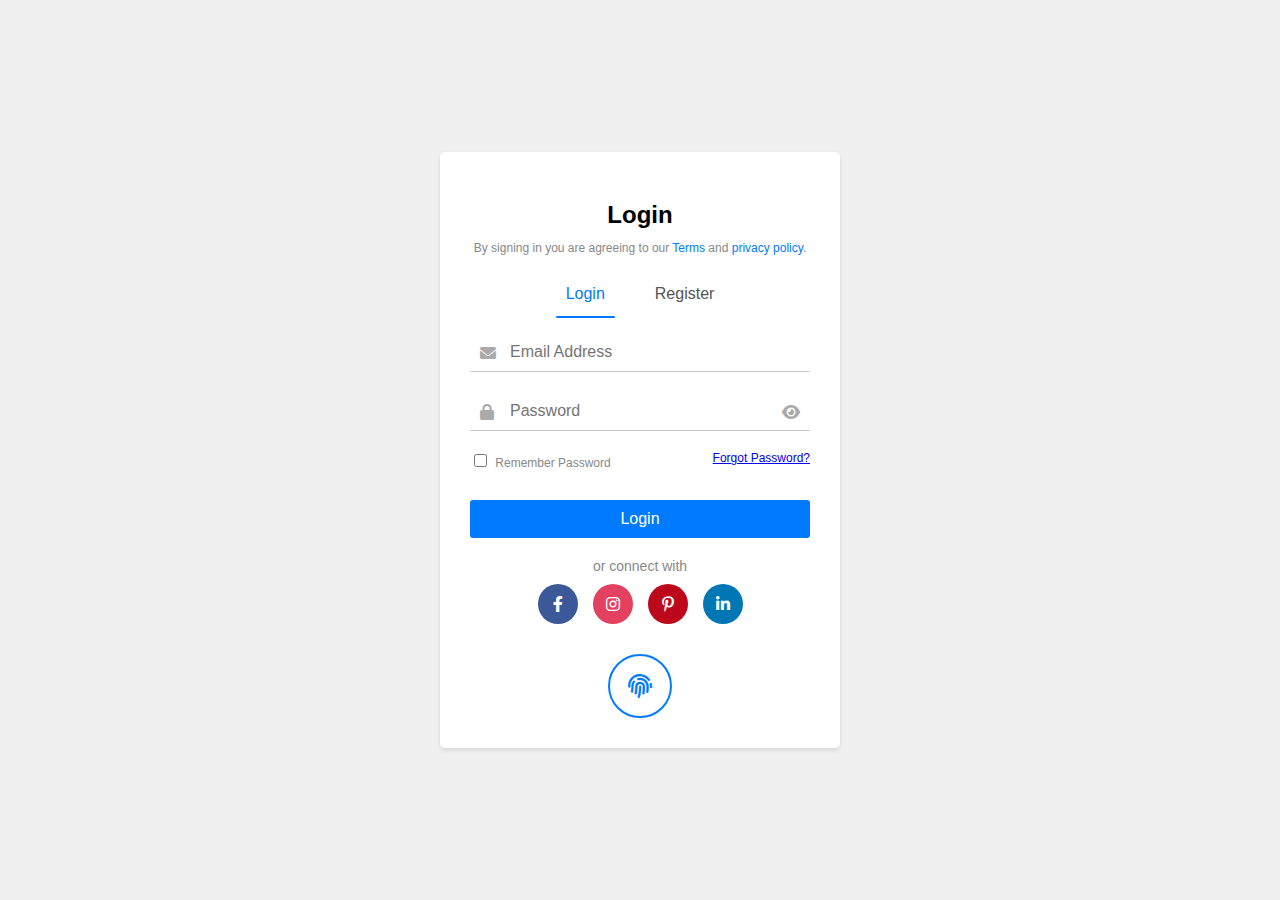
<file: index.html>
<!DOCTYPE html>
<html lang="en">
<head>
    <meta name="viewport" content="width=device-width, initial-scale=1.0">
    <link rel="stylesheet" href="loginstyle.css">
    <link rel="stylesheet" href="https://cdnjs.cloudflare.com/ajax/libs/font-awesome/6.0.0-beta3/css/all.min.css">
    <title>Responsive Login/Register Page</title>
</head>
<body onload="initializePage()">
    <div class="container">
        <h2 id="formHeading">Login</h2>
        <p class="terms-text">By signing in you are agreeing to our <a href="#">Terms</a> and <a href="#">privacy policy</a>.</p>

        <div class="toggle-buttons">
            <a id="loginToggle" class="active" href="#" onclick="showLogin(event)">Login</a>
            <a id="registerToggle" href="#" onclick="showRegister(event)">Register</a>
        </div>

        <div id="loginForm">
            <form id="loginForm" onsubmit="return handleLogin(event)">
                <div class="input-group">
                    <i class="fas fa-envelope input-group-icon"></i>
                    <input type="text" id="emailId" name="emailId" placeholder="Email Address" required>
                </div>
                <div class="input-group">
                    <i class="fas fa-lock input-group-icon"></i>
                    <input type="password" id="password" name="password" placeholder="Password" required>
                    <i class="fas fa-eye toggle-password" onclick="togglePasswordVisibility('password')"></i>
                </div>
                
                <div class="remember-forgot">
                    <label><input type="checkbox"> Remember Password</label>
                    <a href="#">Forgot Password?</a>
                </div>
                
                <button type="submit" class="submit-btn">Login</button>
            </form>

            <div class="social-connect">
                <p>or connect with</p>
                <div class="social-icons">
                    <a href="#" class="facebook"><i class="fab fa-facebook-f"></i></a>
                    <a href="#" class="instagram"><i class="fab fa-instagram"></i></a>
                    <a href="#" class="pinterest"><i class="fab fa-pinterest-p"></i></a>
                    <a href="#" class="linkedin"><i class="fab fa-linkedin-in"></i></a>
                </div>
            </div>
        </div>

        <div id="registerForm" style="display: none;">
            <form onsubmit="return handleRegister(event)">
                <div class="input-group">
                    <i class="fas fa-user input-group-icon"></i>
                    <input type="text" id="fullName" name="fullName" placeholder="Full Name" required>
                </div>
                <div class="input-group">
                    <i class="fas fa-envelope input-group-icon"></i>
                    <input type="text" id="registerEmail" name="registerEmail" placeholder="Email Address" required>
                </div>
                <div class="input-group">
                    <i class="fas fa-lock input-group-icon"></i>
                    <input type="password" id="registerPassword" name="registerPassword" placeholder="Password" required>
                    <i class="fas fa-eye toggle-password" onclick="togglePasswordVisibility('registerPassword')"></i>
                </div>
                
                <button type="submit" class="submit-btn">Register</button>
            </form>
        </div>

        <div class="fingerprint-login">
            <div class="fingerprint-box" onclick="handleFingerprintClick()">
                <i class="fas fa-fingerprint"></i>
            </div>
        </div>
    </div>

    <script>
        // Dummy credentials
        const dummyUser = {
            email: 'anushkajain@example.com',
            password: 'anushkajainInGoogle'
        };

        function initializePage() {
            showLogin(); // Show login by default
        }

        function showLogin(event) {
            if (event) event.preventDefault();
            document.getElementById('loginForm').style.display = 'block';
            document.getElementById('registerForm').style.display = 'none';
            document.getElementById('loginToggle').classList.add('active');
            document.getElementById('registerToggle').classList.remove('active');
            document.getElementById('formHeading').textContent = 'Login';
        }

        function showRegister(event) {
            if (event) event.preventDefault();
            document.getElementById('loginForm').style.display = 'none';
            document.getElementById('registerForm').style.display = 'block';
            document.getElementById('registerToggle').classList.add('active');
            document.getElementById('loginToggle').classList.remove('active');
            document.getElementById('formHeading').textContent = 'Register';
        }

        function togglePasswordVisibility(id) {
            const passwordField = document.getElementById(id);
            const type = passwordField.type === 'password' ? 'text' : 'password';
            passwordField.type = type;
        }

        function handleLogin(event) {
            event.preventDefault(); // Prevent form submission

            const email = document.getElementById('emailId').value;
            const password = document.getElementById('password').value;

            if (email === dummyUser.email && password === dummyUser.password) {
                // Redirect to homepage
                // <a href="C:\Users\91730\OneDrive\Projects\Fruits.ai\Home\home.html" class="back-button"><i class="fas fa-arrow-left"></i>Back</a>
    
                window.location.href = 'Home/home.html'; 

                // Replace with your actual homepage URL
            } else {
                alert('Invalid credentials. Please try again.');
            }
            return false; // Prevent form submission
        }

        function handleRegister(event) {
            event.preventDefault(); // Prevent form submission
            alert('Registration functionality not implemented.');
            return false; // Prevent form submission
        }

        function handleFingerprintClick() {
            // Handle fingerprint login action here
            alert('Fingerprint login clicked!');
        }
    </script>
</body>
</html>
</file>
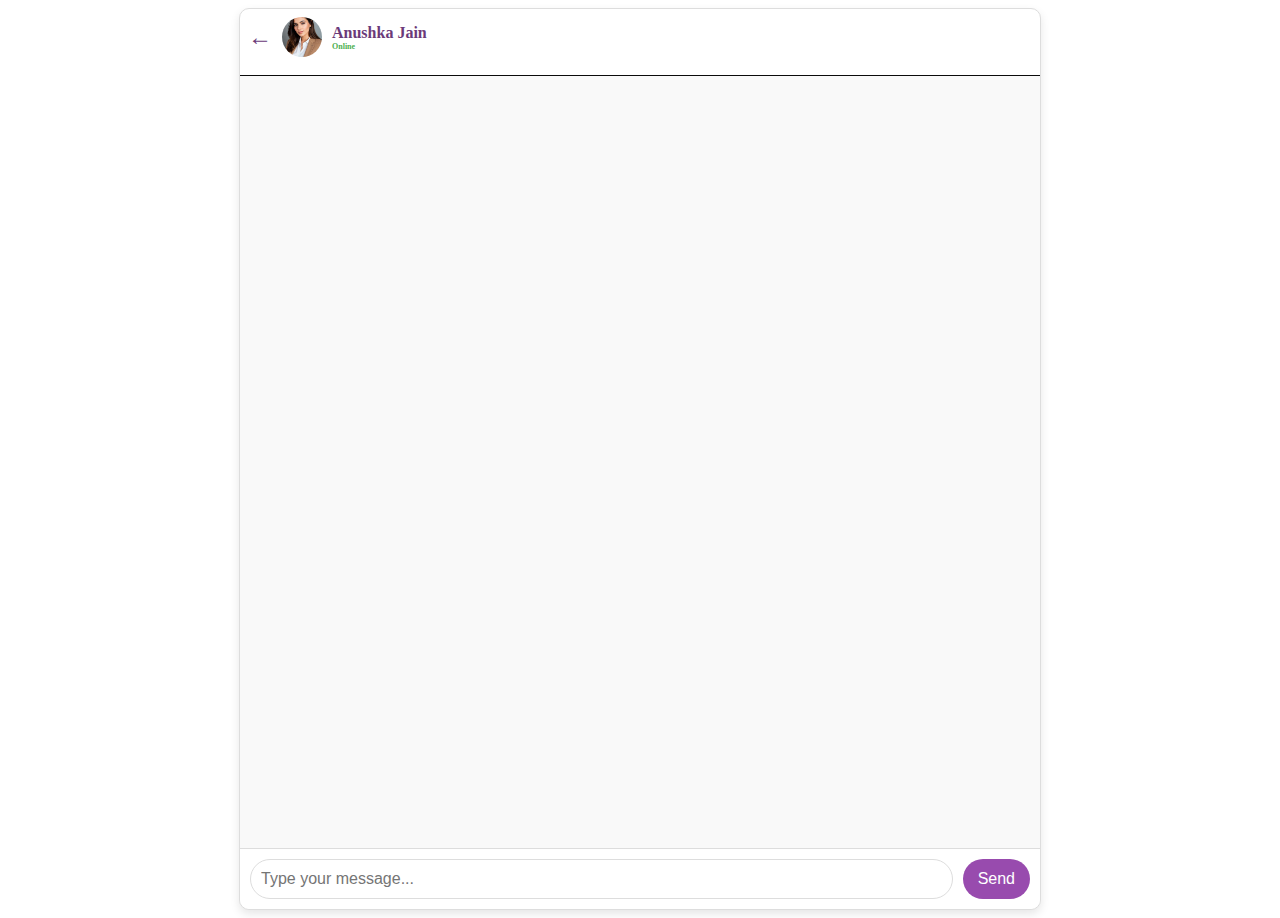
<file: chatbot/chatbot.html>
<!DOCTYPE html>
<html lang="en">
<head>
    <meta charset="UTF-8">
    <meta name="viewport" content="width=device-width, initial-scale=1.0">
    <title>Fruit.Ai Chatbot</title>
    <link rel="stylesheet" href="chatbot.css">
</head>
<body>
    <div class="chat-container">
        <div class="chat-header">
            <div class="header-profile">
                <a href="../Home/home.html" class="back-button">&#8592;</a>
                <img src="Images/profile.png" alt="John" class="profile-image">
                <div class="profile-info">
                    <h2>Anushka Jain</h2>
                    <p class="status online">Online</p>
                </div>
            </div>
        </div>
        <div class="chat-body" id="chatBody">
            <!-- Messages will be dynamically inserted here -->
        </div>
        <div class="chat-footer">
            <input type="text" id="userInput" placeholder="Type your message...">
            <button id="sendMessage">Send</button>
        </div>
    </div>
    <script src="chatbot.js"></script>
</body>
</html>
</file>
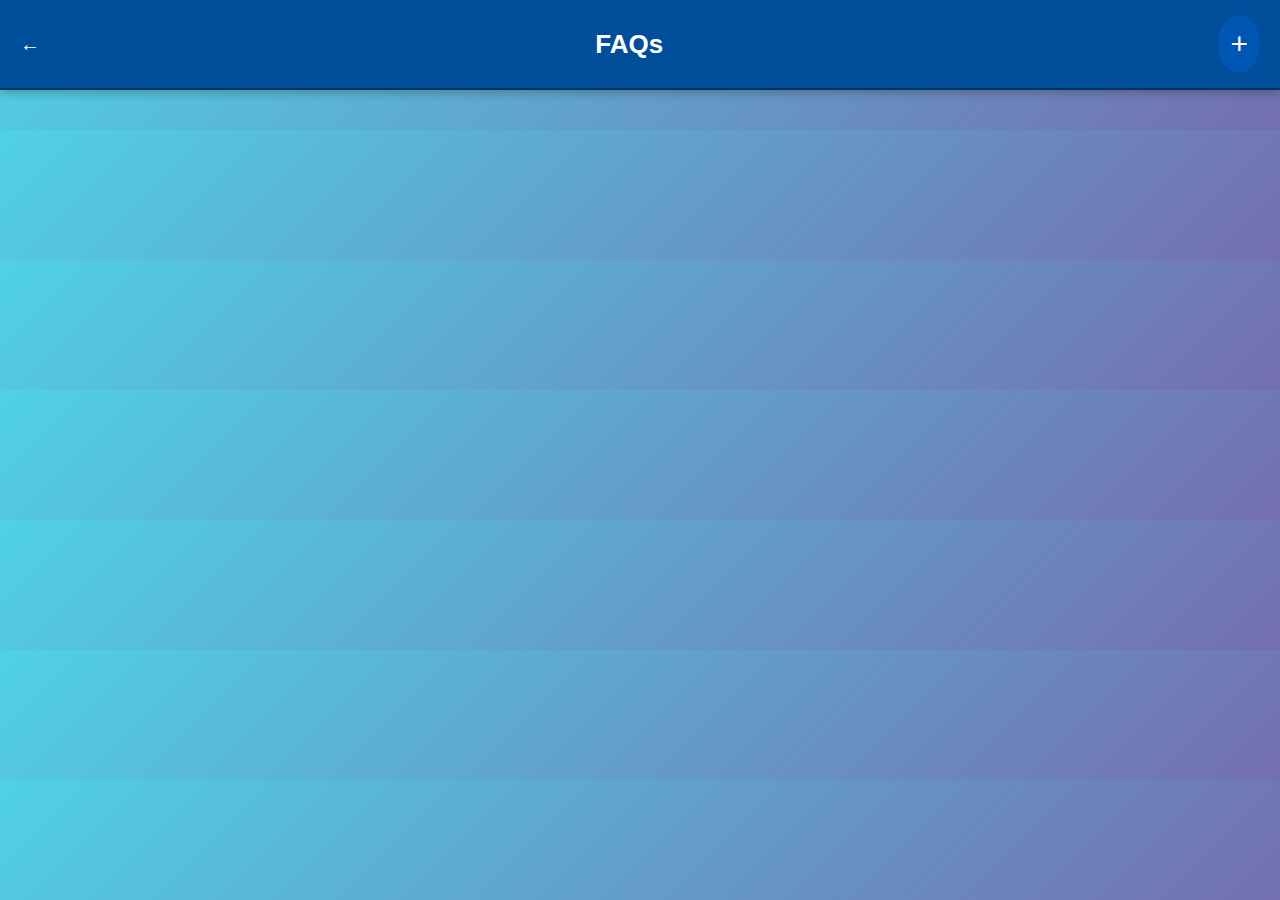
<file: client(faq)/faq.html>
<!DOCTYPE html>
<html lang="en">
<head>
    <meta charset="UTF-8">
    <meta name="viewport" content="width=device-width, initial-scale=1.0">
    <title>FAQs Page</title>
    <link rel="stylesheet" href="faq.css">
    <link rel="stylesheet" href="https://cdnjs.cloudflare.com/ajax/libs/font-awesome/6.0.0-beta3/css/all.min.css">

</head>
<body>
    <!-- Navigation Bar -->
    <nav>
        <a href="../Home/home.html" class="back-button" style="border: none;text-decoration: none;    font-weight: bolder;
    font-size: 20px;">&#8592;</a>
                
        <h1>FAQs</h1>
        <button id="addFaqBtn">+</button>
    </nav>

    <!-- FAQ List -->
    <div class="faq-list">
        <ul id="faqsContainer">
            <!-- FAQ items will be dynamically added here -->
        </ul>
    </div>

    <!-- Pop-up Form -->
    <div id="faqModal" class="modal">
        <div class="modal-content">
            <span class="close">&times;</span>
            <h2>Add a New FAQ</h2>
            <form id="faqForm">
                <label for="question">Question:</label>
                <input type="text" id="question" name="question" required>
                
                <label for="answer">Answer:</label>
                <textarea id="answer" name="answer" rows="4" required></textarea>
                
                <button type="submit">Add FAQ</button>
            </form>
        </div>
    </div>

    <script src="faq.js"></script>
</body>
</html>
</file>
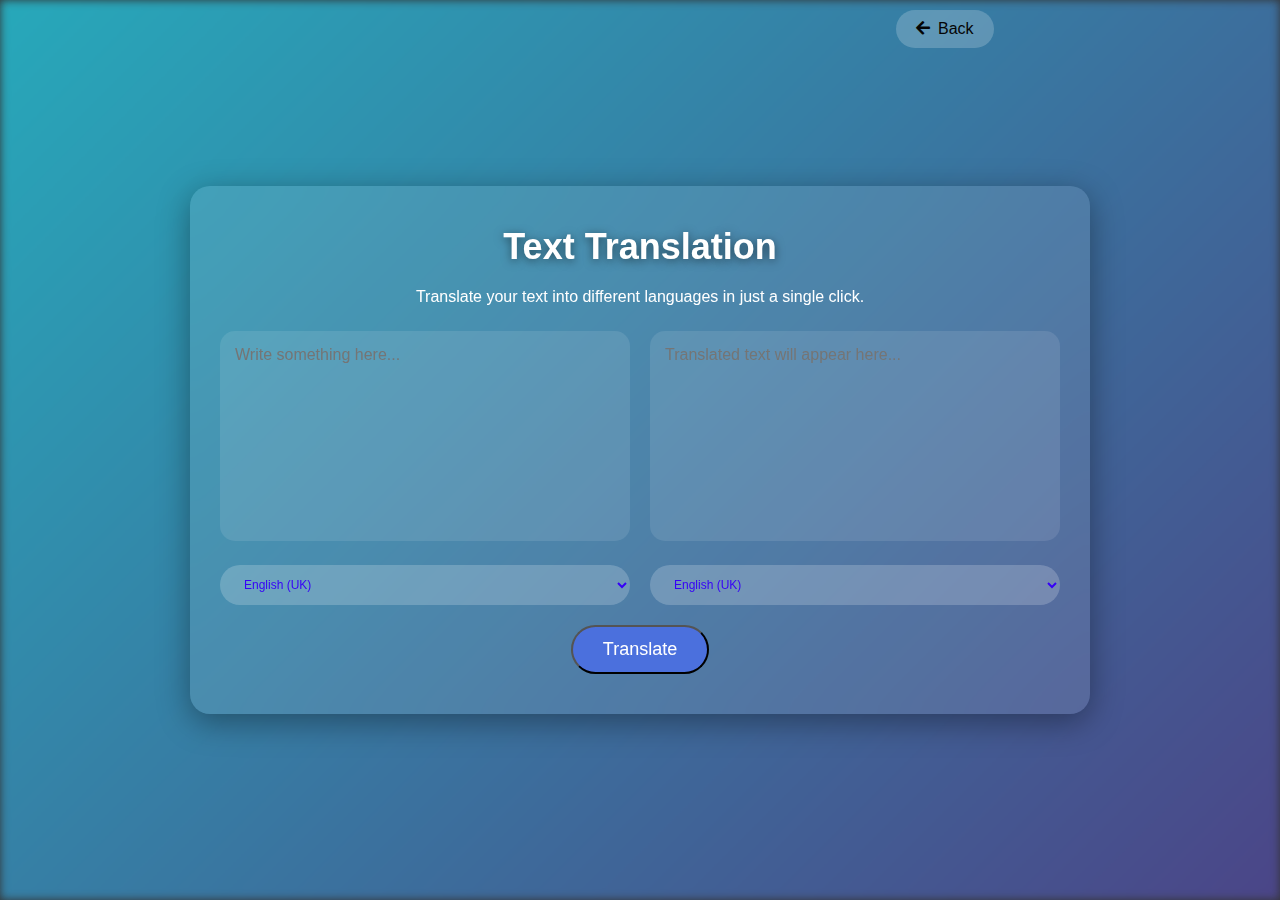
<file: Translate/text-speech.html>
<!DOCTYPE html>
<html lang="en">
<head>
    <meta charset="UTF-8">
    <meta name="viewport" content="width=device-width, initial-scale=1.0">
    <title>Text Extraction, Translation, and Speech Converter</title>
    <link href="text-speech.css" rel="stylesheet">
    <link rel="stylesheet" href="https://cdnjs.cloudflare.com/ajax/libs/font-awesome/5.15.4/css/all.min.css">
</head>
<body>
    <a href="../Home//home.html" class="back-button"><i class="fas fa-arrow-left"></i>Back</a>
          
    <div class="content">
        <h1>Text Translation</h1>
        <p>Translate your text into different languages in just a single click.</p>
        
        <div style="display: flex; gap: 20px;">
            <div>
                <textarea class="from-text" placeholder="Write something here..." cols="50" rows="10"></textarea>
                <div style="display: flex; gap: 20px; flex-direction: column;">
                    <select class="select"></select>
                </div>
            </div>
            
            <div>
                <textarea class="to-text" placeholder="Translated text will appear here..." cols="50" rows="10"></textarea>
                <div style="display: flex; gap: 20px; flex-direction: column;">
                    <select class="select"></select>
                </div>
            </div>
        </div>
        <button class="bn" style="text-decoration: none;">Translate</button>
    </div>
    <script src="countries.js"></script>
    <script src="text-speech.js"></script>
</body>
</html>
</file>
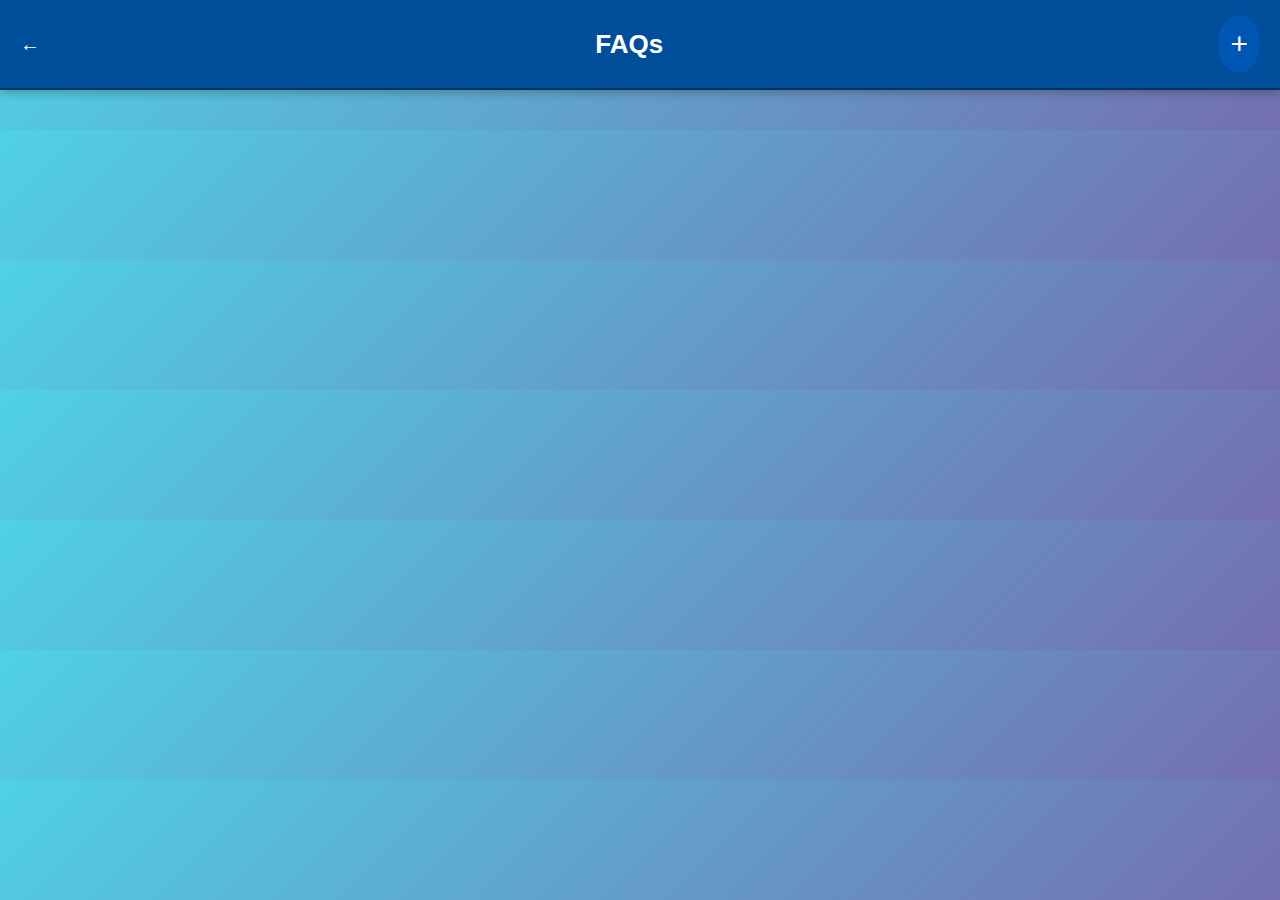
<file: faqs/client/faq.html>
<!DOCTYPE html>
<html lang="en">
<head>
    <meta charset="UTF-8">
    <meta name="viewport" content="width=device-width, initial-scale=1.0">
    <title>FAQs Page</title>
    <link rel="stylesheet" href="faq.css">
    <link rel="stylesheet" href="https://cdnjs.cloudflare.com/ajax/libs/font-awesome/6.0.0-beta3/css/all.min.css">

</head>
<body>
    <!-- Navigation Bar -->
    <nav>
        <a href="C:\Users\91730\OneDrive\Projects\Fruits.ai\Home\home.html" class="back-button" style="border: none;text-decoration: none;    font-weight: bolder;
    font-size: 20px;">&#8592;</a>
                
        <h1>FAQs</h1>
        <button id="addFaqBtn">+</button>
    </nav>

    <!-- FAQ List -->
    <div class="faq-list">
        <ul id="faqsContainer">
            <!-- FAQ items will be dynamically added here -->
        </ul>
    </div>

    <!-- Pop-up Form -->
    <div id="faqModal" class="modal">
        <div class="modal-content">
            <span class="close">&times;</span>
            <h2>Add a New FAQ</h2>
            <form id="faqForm">
                <label for="question">Question:</label>
                <input type="text" id="question" name="question" required>
                
                <label for="answer">Answer:</label>
                <textarea id="answer" name="answer" rows="4" required></textarea>
                
                <button type="submit">Add FAQ</button>
            </form>
        </div>
    </div>

    <script src="faq.js"></script>
</body>
</html>
</file>
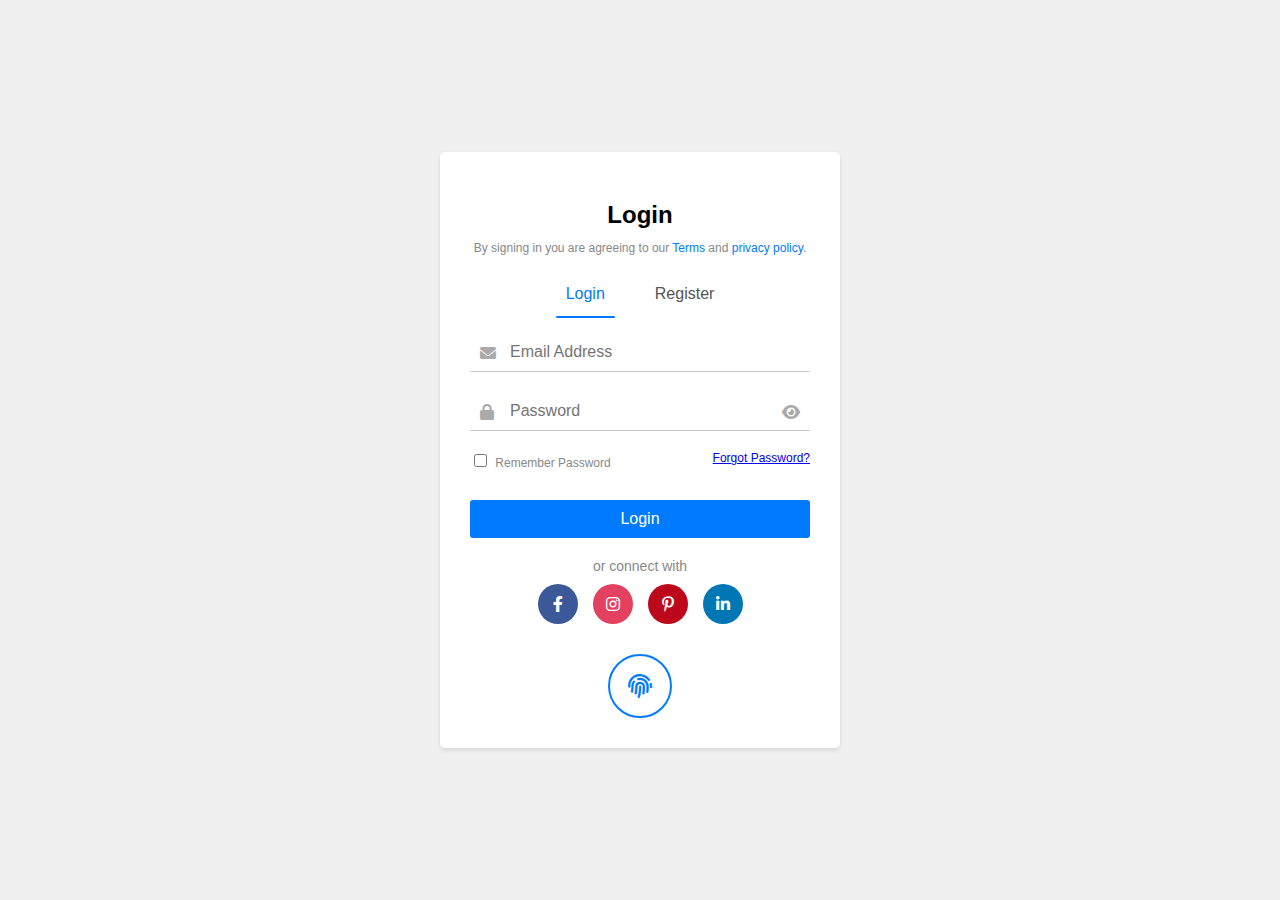
<file: login/register/login.html>
<!DOCTYPE html>
<html lang="en">
<head>
    <meta name="viewport" content="width=device-width, initial-scale=1.0">
    <link rel="stylesheet" href="loginstyle.css">
    <link rel="stylesheet" href="https://cdnjs.cloudflare.com/ajax/libs/font-awesome/6.0.0-beta3/css/all.min.css">
    <title>Responsive Login/Register Page</title>
</head>
<body onload="initializePage()">
    <div class="container">
        <h2 id="formHeading">Login</h2>
        <p class="terms-text">By signing in you are agreeing to our <a href="#">Terms</a> and <a href="#">privacy policy</a>.</p>

        <div class="toggle-buttons">
            <a id="loginToggle" class="active" href="#" onclick="showLogin(event)">Login</a>
            <a id="registerToggle" href="#" onclick="showRegister(event)">Register</a>
        </div>

        <div id="loginForm">
            <form id="loginForm" onsubmit="return handleLogin(event)">
                <div class="input-group">
                    <i class="fas fa-envelope input-group-icon"></i>
                    <input type="text" id="emailId" name="emailId" placeholder="Email Address" required>
                </div>
                <div class="input-group">
                    <i class="fas fa-lock input-group-icon"></i>
                    <input type="password" id="password" name="password" placeholder="Password" required>
                    <i class="fas fa-eye toggle-password" onclick="togglePasswordVisibility('password')"></i>
                </div>
                
                <div class="remember-forgot">
                    <label><input type="checkbox"> Remember Password</label>
                    <a href="#">Forgot Password?</a>
                </div>
                
                <button type="submit" class="submit-btn">Login</button>
            </form>

            <div class="social-connect">
                <p>or connect with</p>
                <div class="social-icons">
                    <a href="#" class="facebook"><i class="fab fa-facebook-f"></i></a>
                    <a href="#" class="instagram"><i class="fab fa-instagram"></i></a>
                    <a href="#" class="pinterest"><i class="fab fa-pinterest-p"></i></a>
                    <a href="#" class="linkedin"><i class="fab fa-linkedin-in"></i></a>
                </div>
            </div>
        </div>

        <div id="registerForm" style="display: none;">
            <form onsubmit="return handleRegister(event)">
                <div class="input-group">
                    <i class="fas fa-user input-group-icon"></i>
                    <input type="text" id="fullName" name="fullName" placeholder="Full Name" required>
                </div>
                <div class="input-group">
                    <i class="fas fa-envelope input-group-icon"></i>
                    <input type="text" id="registerEmail" name="registerEmail" placeholder="Email Address" required>
                </div>
                <div class="input-group">
                    <i class="fas fa-lock input-group-icon"></i>
                    <input type="password" id="registerPassword" name="registerPassword" placeholder="Password" required>
                    <i class="fas fa-eye toggle-password" onclick="togglePasswordVisibility('registerPassword')"></i>
                </div>
                
                <button type="submit" class="submit-btn">Register</button>
            </form>
        </div>

        <div class="fingerprint-login">
            <div class="fingerprint-box" onclick="handleFingerprintClick()">
                <i class="fas fa-fingerprint"></i>
            </div>
        </div>
    </div>

    <script>
        // Dummy credentials
        const dummyUser = {
            email: 'user@example.com',
            password: 'password123'
        };

        function initializePage() {
            showLogin(); // Show login by default
        }

        function showLogin(event) {
            if (event) event.preventDefault();
            document.getElementById('loginForm').style.display = 'block';
            document.getElementById('registerForm').style.display = 'none';
            document.getElementById('loginToggle').classList.add('active');
            document.getElementById('registerToggle').classList.remove('active');
            document.getElementById('formHeading').textContent = 'Login';
        }

        function showRegister(event) {
            if (event) event.preventDefault();
            document.getElementById('loginForm').style.display = 'none';
            document.getElementById('registerForm').style.display = 'block';
            document.getElementById('registerToggle').classList.add('active');
            document.getElementById('loginToggle').classList.remove('active');
            document.getElementById('formHeading').textContent = 'Register';
        }

        function togglePasswordVisibility(id) {
            const passwordField = document.getElementById(id);
            const type = passwordField.type === 'password' ? 'text' : 'password';
            passwordField.type = type;
        }

        function handleLogin(event) {
            event.preventDefault(); // Prevent form submission

            const email = document.getElementById('emailId').value;
            const password = document.getElementById('password').value;

            if (email === dummyUser.email && password === dummyUser.password) {
                // Redirect to homepage
                // <a href="C:\Users\91730\OneDrive\Projects\Fruits.ai\Home\home.html" class="back-button"><i class="fas fa-arrow-left"></i>Back</a>
    
                window.location.href = '../../Home/home.html'; 

                // Replace with your actual homepage URL
            } else {
                alert('Invalid credentials. Please try again.');
            }
            return false; // Prevent form submission
        }

        function handleRegister(event) {
            event.preventDefault(); // Prevent form submission
            alert('Registration functionality not implemented.');
            return false; // Prevent form submission
        }

        function handleFingerprintClick() {
            // Handle fingerprint login action here
            alert('Fingerprint login clicked!');
        }
    </script>
</body>
</html>
</file>
<file: loginstyle.css>
body {
    font-family: sans-serif;
    display: flex;
    justify-content: center;
    align-items: center;
    min-height: 100vh;
    background-color: #f0f0f0;
    margin: 0;
    padding: 0;
}

.container {
    background-color: #fff;
    padding: 30px;
    border-radius: 5px;
    box-shadow: 0px 2px 5px rgba(0, 0, 0, 0.1);
    width: 100%;
    max-width: 400px;
    box-sizing: border-box;
}

h2 {
    text-align: center;
    margin-bottom: 10px;
    transition: color 0.3s;
}

.terms-text {
    font-size: 12px;
    color: #888;
    margin-bottom: 20px;
    text-align: center;
}

.terms-text a {
    color: #007bff;
    text-decoration: none;
}

.terms-text a:hover {
    text-decoration: underline;
}

.toggle-buttons {
    display: flex;
    justify-content: center;
    margin-bottom: 20px;
}

.toggle-buttons a {
    text-decoration: none;
    color: #555;
    padding: 10px;
    font-size: 16px;
    margin: 0 15px;
    position: relative;
}

.toggle-buttons a.active {
    color: #007bff;
}

.toggle-buttons a.active::after {
    content: '';
    position: absolute;
    left: 0;
    bottom: -5px;
    width: 100%;
    height: 2px;
    background-color: #007bff;
    border-radius: 3px;
}

.input-group {
    position: relative;
    margin-bottom: 20px;
}

.input-group input {
    border: none;
    border-bottom: 1px solid #ccc;
    width: 100%;
    padding: 10px;
    padding-left: 40px; /* Add space for icon */
    font-size: 16px;
    background-color: transparent;
    box-sizing: border-box;
}

.input-group input:focus {
    outline: none;
    border-bottom: 2px solid #007bff;
}

.input-group .input-group-icon {
    position: absolute;
    left: 10px;
    top: 50%;
    transform: translateY(-50%);
    color: #aaa;
}

/* Eye icon for password visibility toggle */
.input-group .toggle-password {
    position: absolute;
    right: 10px;
    top: 50%;
    transform: translateY(-50%);
    cursor: pointer;
    color: #aaa;
}

.remember-forgot {
    display: flex;
    justify-content: space-between;
    font-size: 12px;
    color: #888;
    margin-top: 5px;
    margin-bottom: 20px;
}

.remember-forgot input[type="checkbox"] {
    margin-right: 5px;
}

button.submit-btn {
    background-color: #007bff;
    color: white;
    padding: 10px 20px;
    border: none;
    border-radius: 3px;
    cursor: pointer;
    margin-top: 10px;
    width: 100%;
    font-size: 16px;
}

.social-connect {
    margin-top: 20px;
    text-align: center;
}

.social-connect p {
    margin-bottom: 10px;
    font-size: 14px;
    color: #888;
}

.social-icons {
    display: flex;
    justify-content: center;
    gap: 15px;
}

.social-icons a {
    text-decoration: none;
    width: 40px;
    height: 40px;
    background-color: #ddd;
    border-radius: 50%;
    display: flex;
    justify-content: center;
    align-items: center;
    color: #fff;
}

.social-icons a.facebook { background-color: #3b5998; }
.social-icons a.instagram { background-color: #E4405F; }
.social-icons a.pinterest { background-color: #BD081C; }
.social-icons a.linkedin { background-color: #0077B5; }

/* Fingerprint Sensor */
.fingerprint-login {
    display: flex;
    justify-content: center;
    margin-top: 30px;
}

.fingerprint-box {
    width: 60px;
    height: 60px;
    border: 2px solid #007bff;
    border-radius: 50%;
    display: flex;
    justify-content: center;
    align-items: center;
    cursor: pointer;
    transition: background-color 0.3s, color 0.3s;
}

.fingerprint-box i {
    font-size: 24px;
    color: #007bff;
}

.fingerprint-box:hover {
    background-color: #007bff;
    color: #fff;
}
</file>
<file: chatbot/chatbot.css>
/* Chat container */
.chat-container {
    display: flex;
    flex-direction: column;
    justify-content: space-between;
    height: 100vh;
    max-width: 800px;
    margin: 0 auto;
    border: 1px solid #ddd;
    box-shadow: 0px 4px 10px rgba(0, 0, 0, 0.1);
    background-color: #fff;
    border-radius: 10px;
}

/* Chat header */
.chat-header {
    padding: 8px;
    color: white;
    text-align: center;
    font-size: 18px;
    font-weight: bold;
    border-top-left-radius: 10px;
    border-top-right-radius: 10px;
    display: flex;
    align-items: center;
    justify-content: space-between;
    border-bottom: 1px solid #0b0b0b; 
}

/* Profile section */
.header-profile {
    display: flex;
    align-items: center;
    padding-bottom: 10px; 
}

.back-button {
    font-size: 24px;
    color: #6b3a79;
    text-decoration: none;
    margin-right: 10px;
    transition: color 0.3s;
}

.back-button:hover {
    color: #4a2a6c;
}

.profile-image {
    width: 40px;
    height: 40px;
    border-radius: 50%;
    margin-right: 10px;
}

.profile-info {
    text-align: left;
}

.profile-info h2 {
    margin: 0;
    font-size: 16px;
    color: #6b3a79;
}

.status {
    font-size: 12px;
    margin: 0;
}

.status.online {
    color: #4CAF50;
    font-size: 8px;
}

.status.offline {
    color: #f44336;
}

/* Chat body */
.chat-body {
    padding: 20px;
    overflow-y: auto;
    background-color: #f9f9f9;
    flex-grow: 1;
    display: flex;
    flex-direction: column;
}

/* Chat message styles */
.chat-message {
    display: inline-block;
    padding: 15px 20px;
    margin-bottom: 15px;
    border-radius: 15px;
    font-size: 16px;
    line-height: 1.5;
    max-width: 100%; 
    word-wrap: break-word;
    position: relative;
    margin-left: 0; 
    margin-right: 0; 
}

/* User message styles */
.user-message {
    background-color: #984bae;
    color: white;
    align-self: flex-end;
    border-top-right-radius: 0;
}

/* Bot message styles */
.bot-message {
    background-color: #f1f1f1;
    color: #333;
    align-self: flex-start;
    border-top-left-radius: 0;
}

/* Fruit list styling */
.fruit-list {
    padding-left: 0;
    display: flex;
    flex-wrap: wrap;
    gap: 15px;
}

.fruit-item {
    display: flex;
    align-items: center;
    padding: 5px;
    border: 1px solid #ddd;
    border-radius: 10px;
    background-color: #fff;
    box-shadow: 0 4px 8px rgba(0, 0, 0, 0.1);
    width: 100%; /* Adjusted width */
    text-align: center;
}

.fruit-item img {
    width: 80px;
    height: 80px;
    object-fit: cover;
    border-radius: 50%;
}

.quantity-controls {
    align-items: center;
    gap: 5px;
    width: fit-content;
    margin-left: 50px;
    margin-right: 15px;
}

.quantity-controls button {
    color: rgb(248, 86, 10);
    border: rgb(248, 86, 10);
    border-radius: 15px;
    cursor: pointer;
}

.quantity-controls .quantity {
    font-size: 16px;
    font-weight: bold;
    width: 30px;
    text-align: center;
    color: red;
}

.price {
    font-size: 10px;
    margin-top: 10px;
    color: red;
}

/* Chat footer */
.chat-footer {
    padding: 10px;
    display: flex;
    border-top: 1px solid #ddd;
    background-color: white;
    border-bottom-left-radius: 10px;
    border-bottom-right-radius: 10px;
}

.chat-footer input {
    flex-grow: 1;
    padding: 10px;
    border-radius: 20px;
    border: 1px solid #ddd;
    font-size: 16px;
    margin-right: 10px;
}

.chat-footer button {
    padding: 10px 15px;
    font-size: 16px;
    background-color: #984bae;
    color: white;
    border: none;
    border-radius: 20px;
    cursor: pointer;
}

#single-item-price {
    font-size: 9px;
    margin-top: 0px;
    color: red;
}

#fruit-name {
    font-size: 20px;
    margin-bottom: 0;
    margin-top: 0;
    color: red;
}
</file>
<file: client(faq)/faq.css>
/* Global Styles */
body {
    font-family: 'Segoe UI', Tahoma, Geneva, Verdana, sans-serif;
    background: linear-gradient(135deg, rgba(36, 198, 220, 0.8), rgba(81, 74, 157, 0.8)), url('https://www.insureon.com/-/media/blog/posts/2021/photo_group-of_employees_working_on_project.png?h=370&iar=0&w=750&rev=3faabd3c0f7c4e11966caaa037fa4fc8') no-repeat center center / cover;
    margin: 0;
    padding: 0;
}

/* Navigation Bar */
nav {
    background-color: #004d99; /* Darker blue for the navigation bar */
    color: white;
    padding: 15px 20px;
    display: flex;
    justify-content: space-between;
    align-items: center;
    box-shadow: 0 4px 8px rgba(0, 0, 0, 0.2);
    border-bottom: 2px solid #003366; /* Even darker border */
}

nav h1 {
    margin: 0;
    font-size: 26px;
    font-weight: bold;
}

nav button {
    color: #ffffff;
    border: none;
    padding: 12px;
    border-radius: 50%;
    font-size: 30px;
    background-color: #0056b3;
    cursor: pointer;
    transition: background-color 0.3s, transform 0.3s;
}

nav button:hover {
    background-color: #003d7a;
    transform: scale(1.1);
}

nav .back-button {
    font-size: 24px;
    color: #ffffff;
    text-decoration: none;
}

/* FAQ List */
.faq-list {
    padding: 20px;
}

.faq-list ul {
    list-style-type: none;
    padding: 0;
    margin: 0;
}

.faq-list li {
    background-color: #ffffff;
    padding: 20px;
    margin-bottom: 20px;
    border-radius: 12px;
    border: 1px solid #e1e1e1;
    box-shadow: 0 6px 12px rgba(0, 0, 0, 0.2);
    position: relative;
    transition: transform 0.3s, box-shadow 0.3s;
}

.faq-list li:hover {
    transform: translateY(-8px);
    box-shadow: 0 12px 24px rgba(0, 0, 0, 0.3);
}

.faq-list li p {
    margin: 0 0 12px;
    font-size: 16px;
    line-height: 1.6;
}

.faq-list p strong {
    color: #333;
}

.faq-list button {
    color: white;
    border: none;
    padding: 10px;
    border-radius: 8px;
    font-size: 14px;
    cursor: pointer;
    transition: background-color 0.3s, transform 0.3s;
}

.faq-list button:hover {
    transform: scale(1.05);
}

/* Modal Styles */
.modal {
    display: none;
    position: fixed;
    top: 0;
    left: 0;
    width: 100%;
    height: 100%;
    background-color: rgba(0, 0, 0, 0.6);
    justify-content: center;
    align-items: center;
}

.modal-content {
    background-color: #f9f9f9;
    padding: 30px;
    border-radius: 12px;
    width: 90%;
    max-width: 600px;
    box-shadow: 0 6px 12px rgba(0, 0, 0, 0.2);
    animation: fadeIn 0.3s;
}

@keyframes fadeIn {
    from { opacity: 0; }
    to { opacity: 1; }
}

.close {
    float: right;
    font-size: 28px;
    cursor: pointer;
    color: #333;
}

.close:hover {
    color: #ff4d4d;
}

form label {
    font-size: 18px;
    margin-bottom: 8px;
    display: block;
}

form input, form textarea {
    width: calc(100% - 24px);
    padding: 12px;
    margin-bottom: 15px;
    border-radius: 8px;
    border: 1px solid #ddd;
    font-size: 16px;
}

form textarea {
    resize: vertical;
}

button[type="submit"] {
    width: 100%;
    background-color: #007bff;
    color: white;
    border: none;
    padding: 15px;
    cursor: pointer;
    border-radius: 8px;
    font-size: 18px;
    transition: background-color 0.3s;
}

button[type="submit"]:hover {
    background-color: #0056b3;
}

/* Responsive Design */
@media (max-width: 600px) {
    .modal-content {
        width: 95%;
    }
}

/* Styles for the actions inside the FAQ list items */
.faq-list .actions {
    position: absolute;
    top: 10px;
    right: 10px;
    display: flex;
    gap: 8px;
}

.faq-list .actions button {
    color: white;
    border: none;
    padding: 10px;
    border-radius: 50%;
    font-size: 16px;
    cursor: pointer;
    transition: background-color 0.3s, transform 0.3s;
    display: flex;
    align-items: center;
    justify-content: center;
}

.faq-list .actions .editBtn {
    background-color: #d3bd78;
}

.faq-list .actions .deleteBtn {
    background-color: #dc3545;
}

.faq-list .actions button:hover {
    transform: scale(1.1);
}

.faq-list .actions .editBtn:hover {
    background-color: #e0a800;
}

.faq-list .actions .deleteBtn:hover {
    background-color: #c82333;
}

/* Ensure Font Awesome icons are centered properly */
.faq-list .actions i {
    font-size: 18px;
}
</file>
<file: faqs/client/faq.css>
/* Global Styles */
body {
    font-family: 'Segoe UI', Tahoma, Geneva, Verdana, sans-serif;
    background: linear-gradient(135deg, rgba(36, 198, 220, 0.8), rgba(81, 74, 157, 0.8)), url('https://www.insureon.com/-/media/blog/posts/2021/photo_group-of_employees_working_on_project.png?h=370&iar=0&w=750&rev=3faabd3c0f7c4e11966caaa037fa4fc8') no-repeat center center / cover;
    margin: 0;
    padding: 0;
}

/* Navigation Bar */
nav {
    background-color: #004d99; /* Darker blue for the navigation bar */
    color: white;
    padding: 15px 20px;
    display: flex;
    justify-content: space-between;
    align-items: center;
    box-shadow: 0 4px 8px rgba(0, 0, 0, 0.2);
    border-bottom: 2px solid #003366; /* Even darker border */
}

nav h1 {
    margin: 0;
    font-size: 26px;
    font-weight: bold;
}

nav button {
    color: #ffffff;
    border: none;
    padding: 12px;
    border-radius: 50%;
    font-size: 30px;
    background-color: #0056b3;
    cursor: pointer;
    transition: background-color 0.3s, transform 0.3s;
}

nav button:hover {
    background-color: #003d7a;
    transform: scale(1.1);
}

nav .back-button {
    font-size: 24px;
    color: #ffffff;
    text-decoration: none;
}

/* FAQ List */
.faq-list {
    padding: 20px;
}

.faq-list ul {
    list-style-type: none;
    padding: 0;
    margin: 0;
}

.faq-list li {
    background-color: #ffffff;
    padding: 20px;
    margin-bottom: 20px;
    border-radius: 12px;
    border: 1px solid #e1e1e1;
    box-shadow: 0 6px 12px rgba(0, 0, 0, 0.2);
    position: relative;
    transition: transform 0.3s, box-shadow 0.3s;
}

.faq-list li:hover {
    transform: translateY(-8px);
    box-shadow: 0 12px 24px rgba(0, 0, 0, 0.3);
}

.faq-list li p {
    margin: 0 0 12px;
    font-size: 16px;
    line-height: 1.6;
}

.faq-list p strong {
    color: #333;
}

.faq-list button {
    color: white;
    border: none;
    padding: 10px;
    border-radius: 8px;
    font-size: 14px;
    cursor: pointer;
    transition: background-color 0.3s, transform 0.3s;
}

.faq-list button:hover {
    transform: scale(1.05);
}

/* Modal Styles */
.modal {
    display: none;
    position: fixed;
    top: 0;
    left: 0;
    width: 100%;
    height: 100%;
    background-color: rgba(0, 0, 0, 0.6);
    justify-content: center;
    align-items: center;
}

.modal-content {
    background-color: #f9f9f9;
    padding: 30px;
    border-radius: 12px;
    width: 90%;
    max-width: 600px;
    box-shadow: 0 6px 12px rgba(0, 0, 0, 0.2);
    animation: fadeIn 0.3s;
}

@keyframes fadeIn {
    from { opacity: 0; }
    to { opacity: 1; }
}

.close {
    float: right;
    font-size: 28px;
    cursor: pointer;
    color: #333;
}

.close:hover {
    color: #ff4d4d;
}

form label {
    font-size: 18px;
    margin-bottom: 8px;
    display: block;
}

form input, form textarea {
    width: calc(100% - 24px);
    padding: 12px;
    margin-bottom: 15px;
    border-radius: 8px;
    border: 1px solid #ddd;
    font-size: 16px;
}

form textarea {
    resize: vertical;
}

button[type="submit"] {
    width: 100%;
    background-color: #007bff;
    color: white;
    border: none;
    padding: 15px;
    cursor: pointer;
    border-radius: 8px;
    font-size: 18px;
    transition: background-color 0.3s;
}

button[type="submit"]:hover {
    background-color: #0056b3;
}

/* Responsive Design */
@media (max-width: 600px) {
    .modal-content {
        width: 95%;
    }
}

/* Styles for the actions inside the FAQ list items */
.faq-list .actions {
    position: absolute;
    top: 10px;
    right: 10px;
    display: flex;
    gap: 8px;
}

.faq-list .actions button {
    color: white;
    border: none;
    padding: 10px;
    border-radius: 50%;
    font-size: 16px;
    cursor: pointer;
    transition: background-color 0.3s, transform 0.3s;
    display: flex;
    align-items: center;
    justify-content: center;
}

.faq-list .actions .editBtn {
    background-color: #d3bd78;
}

.faq-list .actions .deleteBtn {
    background-color: #dc3545;
}

.faq-list .actions button:hover {
    transform: scale(1.1);
}

.faq-list .actions .editBtn:hover {
    background-color: #e0a800;
}

.faq-list .actions .deleteBtn:hover {
    background-color: #c82333;
}

/* Ensure Font Awesome icons are centered properly */
.faq-list .actions i {
    font-size: 18px;
}
</file>
<file: login/register/loginstyle.css>
body {
    font-family: sans-serif;
    display: flex;
    justify-content: center;
    align-items: center;
    min-height: 100vh;
    background-color: #f0f0f0;
    margin: 0;
    padding: 0;
}

.container {
    background-color: #fff;
    padding: 30px;
    border-radius: 5px;
    box-shadow: 0px 2px 5px rgba(0, 0, 0, 0.1);
    width: 100%;
    max-width: 400px;
    box-sizing: border-box;
}

h2 {
    text-align: center;
    margin-bottom: 10px;
    transition: color 0.3s;
}

.terms-text {
    font-size: 12px;
    color: #888;
    margin-bottom: 20px;
    text-align: center;
}

.terms-text a {
    color: #007bff;
    text-decoration: none;
}

.terms-text a:hover {
    text-decoration: underline;
}

.toggle-buttons {
    display: flex;
    justify-content: center;
    margin-bottom: 20px;
}

.toggle-buttons a {
    text-decoration: none;
    color: #555;
    padding: 10px;
    font-size: 16px;
    margin: 0 15px;
    position: relative;
}

.toggle-buttons a.active {
    color: #007bff;
}

.toggle-buttons a.active::after {
    content: '';
    position: absolute;
    left: 0;
    bottom: -5px;
    width: 100%;
    height: 2px;
    background-color: #007bff;
    border-radius: 3px;
}

.input-group {
    position: relative;
    margin-bottom: 20px;
}

.input-group input {
    border: none;
    border-bottom: 1px solid #ccc;
    width: 100%;
    padding: 10px;
    padding-left: 40px; /* Add space for icon */
    font-size: 16px;
    background-color: transparent;
    box-sizing: border-box;
}

.input-group input:focus {
    outline: none;
    border-bottom: 2px solid #007bff;
}

.input-group .input-group-icon {
    position: absolute;
    left: 10px;
    top: 50%;
    transform: translateY(-50%);
    color: #aaa;
}

/* Eye icon for password visibility toggle */
.input-group .toggle-password {
    position: absolute;
    right: 10px;
    top: 50%;
    transform: translateY(-50%);
    cursor: pointer;
    color: #aaa;
}

.remember-forgot {
    display: flex;
    justify-content: space-between;
    font-size: 12px;
    color: #888;
    margin-top: 5px;
    margin-bottom: 20px;
}

.remember-forgot input[type="checkbox"] {
    margin-right: 5px;
}

button.submit-btn {
    background-color: #007bff;
    color: white;
    padding: 10px 20px;
    border: none;
    border-radius: 3px;
    cursor: pointer;
    margin-top: 10px;
    width: 100%;
    font-size: 16px;
}

.social-connect {
    margin-top: 20px;
    text-align: center;
}

.social-connect p {
    margin-bottom: 10px;
    font-size: 14px;
    color: #888;
}

.social-icons {
    display: flex;
    justify-content: center;
    gap: 15px;
}

.social-icons a {
    text-decoration: none;
    width: 40px;
    height: 40px;
    background-color: #ddd;
    border-radius: 50%;
    display: flex;
    justify-content: center;
    align-items: center;
    color: #fff;
}

.social-icons a.facebook { background-color: #3b5998; }
.social-icons a.instagram { background-color: #E4405F; }
.social-icons a.pinterest { background-color: #BD081C; }
.social-icons a.linkedin { background-color: #0077B5; }

/* Fingerprint Sensor */
.fingerprint-login {
    display: flex;
    justify-content: center;
    margin-top: 30px;
}

.fingerprint-box {
    width: 60px;
    height: 60px;
    border: 2px solid #007bff;
    border-radius: 50%;
    display: flex;
    justify-content: center;
    align-items: center;
    cursor: pointer;
    transition: background-color 0.3s, color 0.3s;
}

.fingerprint-box i {
    font-size: 24px;
    color: #007bff;
}

.fingerprint-box:hover {
    background-color: #007bff;
    color: #fff;
}
</file>
<file: Translate/text-speech.css>
/* General Style Reset */
* {
    margin: 0;
    padding: 0;
    box-sizing: border-box;
    font-family: 'Poppins', sans-serif;
}

body::before {
    content: "";
    position: absolute;
    top: 0;
    left: 0;
    right: 0;
    bottom: 0;
    filter: blur(5px); 
    background: linear-gradient(135deg, rgba(36, 198, 220, 0.8), rgba(81, 74, 157, 0.8)), url('https://www.insureon.com/-/media/blog/posts/2021/photo_group-of_employees_working_on_project.png?h=370&iar=0&w=750&rev=3faabd3c0f7c4e11966caaa037fa4fc8') no-repeat center center / cover;
    z-index: -1;
    height: 100vh;
}

body {
    display: flex;
    justify-content: center;
    align-items: center;
    height: 100vh;
    margin: 0;
    background-color: rgba(0, 0, 0, 0.8);
}

.content {
    background-color: rgba(255, 255, 255, 0.1);
    backdrop-filter: blur(15px);
    box-shadow: 0 8px 32px rgba(0, 0, 0, 0.37);
    border-radius: 20px;
    width: 85%;
    max-width: 900px;
    padding: 40px 30px;
    color: white;
    text-align: center;
    position: relative; /* Ensure .content can be positioned */
}

.back-button {
    position: absolute;
    top: 10px;
    left: 70%;
    background-color: rgba(255, 255, 255, 0.2);
    color: rgb(5, 5, 5);
    border: none;
    border-radius: 25px;
    padding: 10px 20px;
    font-size: 16px;
    cursor: pointer;
    transition: background-color 0.3s ease;
    text-decoration: none;
}

.back-button:hover {
    background-color: rgba(255, 255, 255, 0.4);
}

.back-button i {
    margin-right: 8px;
}

.content h1 {
    font-size: 36px;
    font-weight: 600;
    margin-bottom: 20px;
    color: #FFFFFF;
    text-shadow: 0 2px 10px rgba(0, 0, 0, 0.5);
}

.content p {
    font-size: 16px;
    margin-bottom: 25px;
}

.file {
    width: 100%;
    padding: 12px 20px;
    border-radius: 25px;
    border: none;
    margin-bottom: 20px;
    font-size: 16px;
    background: rgba(255, 255, 255, 0.2);
    color: #FFFFFF;
}

textarea {
    width: 100%;
    padding: 15px;
    border-radius: 15px;
    border: none;
    resize: none;
    outline: none;
    background: rgba(255, 255, 255, 0.1);
    color: white;
    margin-bottom: 20px;
    font-size: 16px;
}

select, .btn, .b {
    padding: 12px 20px;
    border-radius: 35px;
    border: none;
    outline: none;
    font-size: 12px;
    cursor: pointer;
    background-color: #24C6DC;
    color: #fff;
    transition: all 0.3s ease;
}

.btn:hover, .b:hover {
    background-color: #4B70DD;
}

select {
    width: 100%;
    background: rgba(255, 255, 255, 0.2);
    color: rgb(54, 1, 247);
}

.fl {
    display: flex;
    gap: 10px;
    justify-content: space-between;
    margin-bottom: 20px;
}

.fl button {
    flex: 1;
}

.fl select {
    flex: 1;
}

.b {
    display: inline-flex;
    gap: 10px;
    align-items: center;
}

.bn {
    padding: 12px 30px;
    background-color: #4B70DD;
    color: white;
    font-size: 18px;
    cursor: pointer;
    border-radius: 35px;
    display: block;
    margin: 20px auto 0;
    text-decoration: none;
}

.bn:hover {
    background-color: #24C6DC;
}

h2.mssg {
    font-size: 18px;
    margin-top: 10px;
}

/* Media queries for responsiveness */
@media (max-width: 768px) {
    .content {
        width: 90%;
        padding: 20px;
        margin-top: 40px;
    }

    .file, select {
        font-size: 14px;
    }

    .fl {
        flex-direction: column;
        gap: 10px;
    }

    textarea {
        font-size: 14px;
        padding: 10px;
    }

    .btn, .bn, .b {
        padding: 10px 20px;
        font-size: 14px;
    }
}

@media (max-width: 480px) {
    h1 {
        font-size: 28px;
    }

    textarea {
        font-size: 12px;
    }

    .btn, .bn, .b {
        padding: 8px 15px;
        font-size: 12px;
    }
}
</file>
